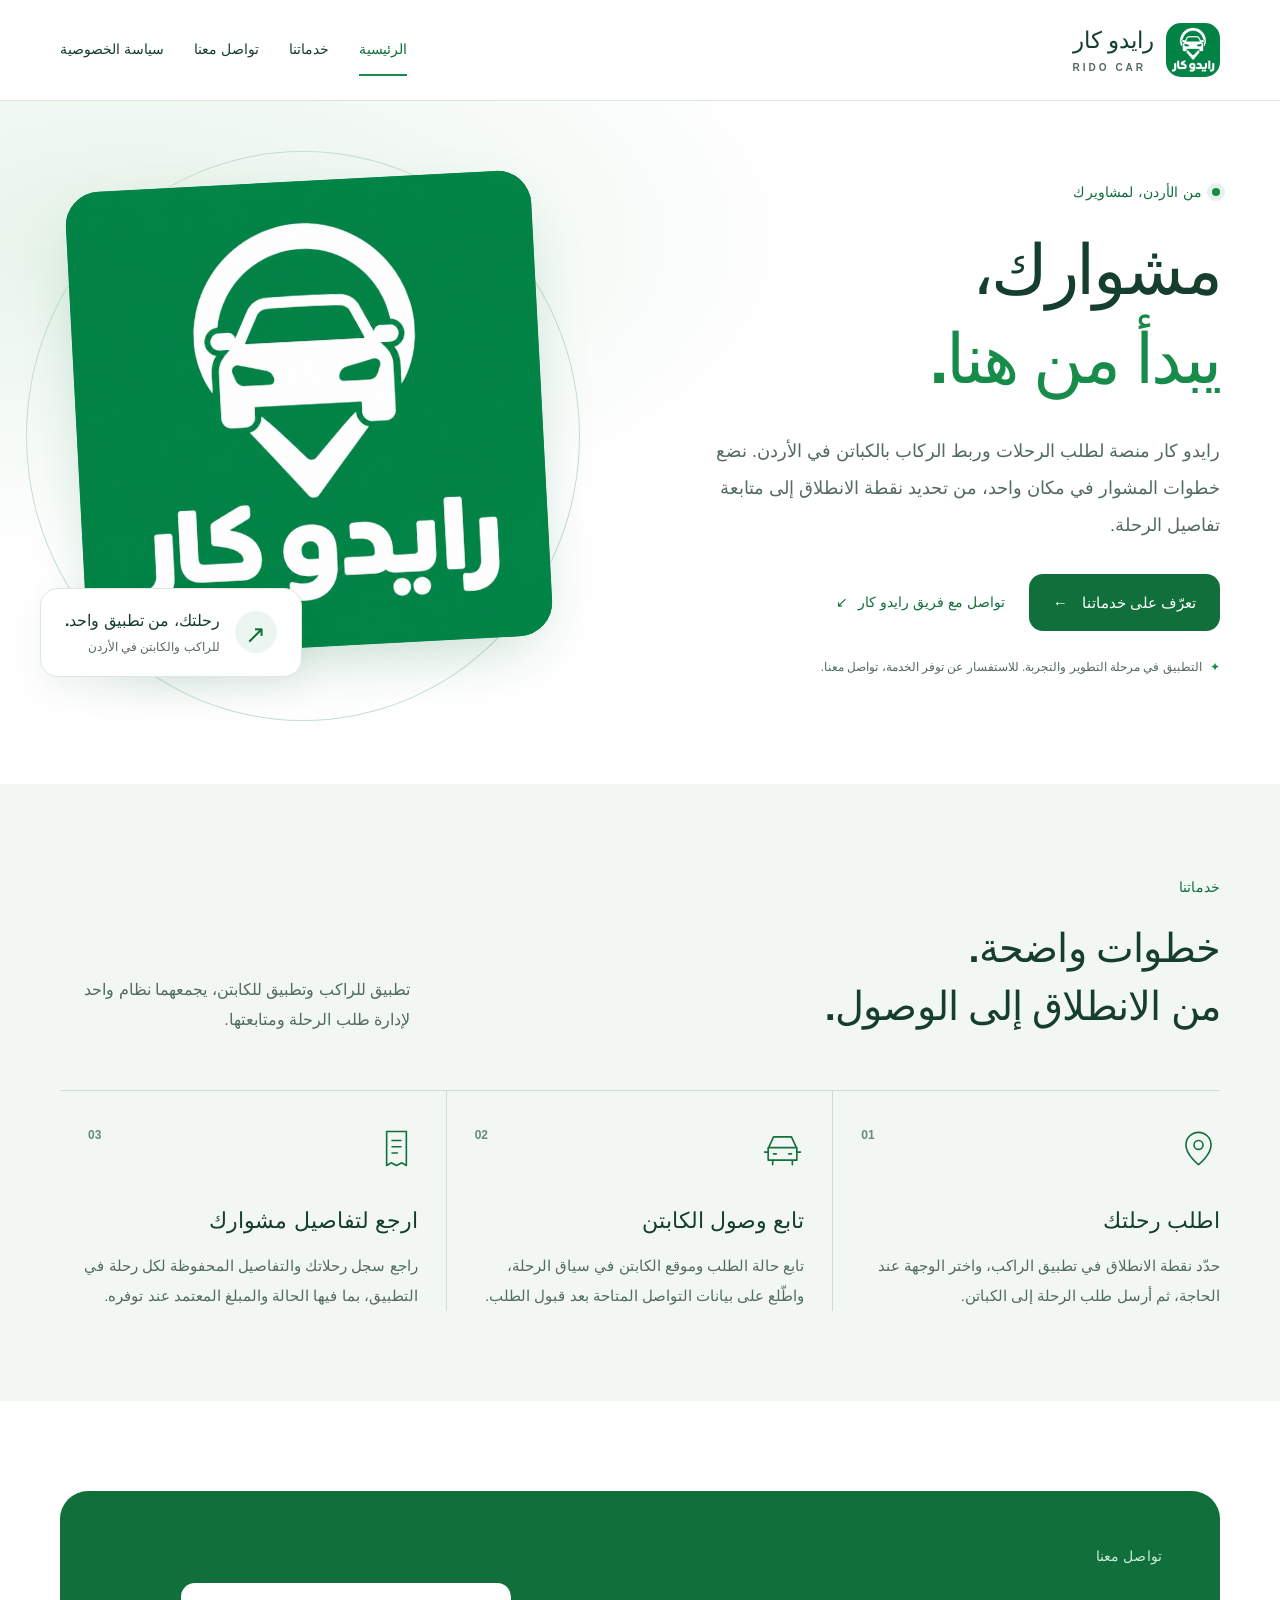
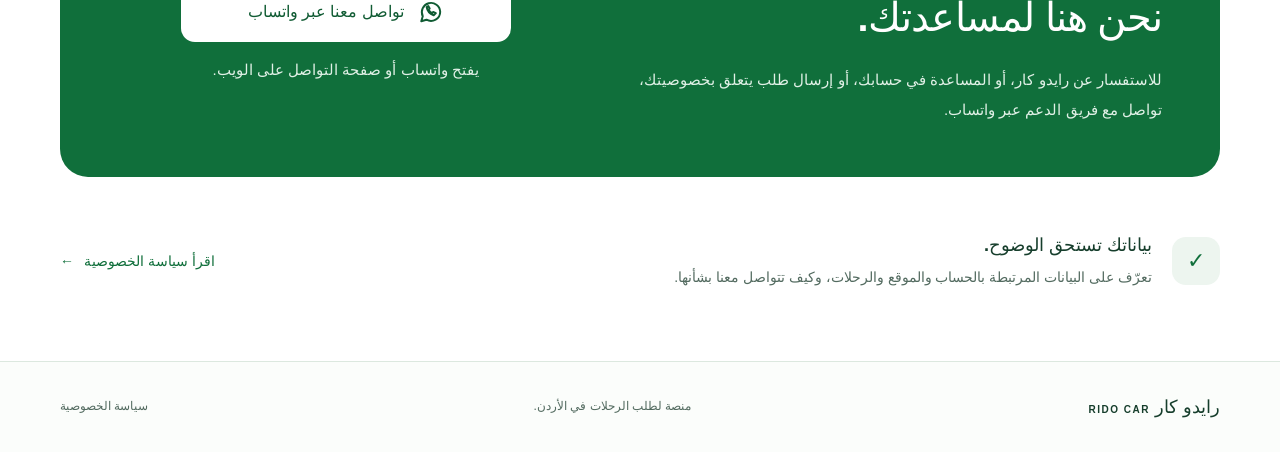
<file: site/index.html>
<!doctype html>
<html lang="ar" dir="rtl">
<head>
  <meta charset="utf-8">
  <meta name="viewport" content="width=device-width, initial-scale=1">
  <meta name="theme-color" content="#168b4a">
  <meta name="referrer" content="no-referrer">
  <meta http-equiv="Content-Security-Policy" content="default-src 'self'; script-src 'none'; style-src 'self'; img-src 'self'; object-src 'none'; base-uri 'none'; form-action 'none'; upgrade-insecure-requests">
  <meta name="description" content="رايدو كار RIDO CAR منصة لطلب الرحلات وربط الركاب بالكباتن في الأردن. تعرّف على الخدمة وتواصل مع الدعم واقرأ سياسة الخصوصية.">
  <meta property="og:type" content="website">
  <meta property="og:locale" content="ar_JO">
  <meta property="og:title" content="رايدو كار | RIDO CAR">
  <meta property="og:description" content="منصة لطلب الرحلات وربط الركاب بالكباتن في الأردن.">
  <title>رايدو كار | RIDO CAR — منصة رحلات في الأردن</title>
  <link rel="icon" type="image/png" href="assets/rido-logo.png">
  <link rel="apple-touch-icon" href="assets/rido-logo.png">
  <link rel="stylesheet" href="styles.css">
  <link rel="canonical" href="https://ahmad3lawneh.github.io/rido-car-website/">
  <meta property="og:url" content="https://ahmad3lawneh.github.io/rido-car-website/">
  <meta property="og:image" content="https://ahmad3lawneh.github.io/rido-car-website/assets/rido-logo.png">
</head>
<body>
  <a class="skip-link" href="#main">انتقل إلى المحتوى</a>
  <header class="site-header">
    <div class="container header-inner">
      <a class="brand" href="./" aria-label="رايدو كار — الرئيسية">
        <img src="assets/rido-logo.png" width="52" height="52" alt="شعار رايدو كار">
        <span>رايدو كار<small lang="en" dir="ltr">RIDO CAR</small></span>
      </a>
      <nav aria-label="القائمة الرئيسية">
        <a href="#home" aria-current="page">الرئيسية</a>
        <a href="#services">خدماتنا</a>
        <a href="#contact">تواصل معنا</a>
        <a href="privacy.html">سياسة الخصوصية</a>
      </nav>
    </div>
  </header>

  <main id="main">
    <section class="hero section" id="home" aria-labelledby="hero-title">
      <div class="container hero-grid">
        <div class="hero-content">
          <p class="eyebrow"><span class="status-dot" aria-hidden="true"></span> من الأردن، لمشاويرك</p>
          <h1 id="hero-title">مشوارك،<br><span>يبدأ من هنا.</span></h1>
          <p class="hero-description">رايدو كار منصة لطلب الرحلات وربط الركاب بالكباتن في الأردن. نضع خطوات المشوار في مكان واحد، من تحديد نقطة الانطلاق إلى متابعة تفاصيل الرحلة.</p>
          <div class="hero-actions">
            <a class="button button-primary" href="#services">تعرّف على خدماتنا <span aria-hidden="true">←</span></a>
            <a class="text-link" href="#contact">تواصل مع فريق رايدو كار <span aria-hidden="true">↙</span></a>
          </div>
          <p class="availability"><span aria-hidden="true">✦</span> التطبيق في مرحلة التطوير والتجربة. للاستفسار عن توفر الخدمة، تواصل معنا.</p>
        </div>
        <div class="hero-visual">
          <div class="logo-poster">
            <img src="assets/rido-logo.png" alt="رايدو كار — الشعار الرسمي" width="512" height="512" fetchpriority="high">
          </div>
          <div class="poster-caption"><span class="caption-icon" aria-hidden="true">↗</span><p>رحلتك، من تطبيق واحد.<small>للراكب والكابتن في الأردن</small></p></div>
          <span class="visual-ring" aria-hidden="true"></span>
        </div>
      </div>
    </section>

    <section class="service-section section" id="services" aria-labelledby="services-title">
      <div class="container">
        <div class="section-heading">
          <div><p class="eyebrow">خدماتنا</p><h2 id="services-title">خطوات واضحة.<br>من الانطلاق إلى الوصول.</h2></div>
          <p>تطبيق للراكب وتطبيق للكابتن، يجمعهما نظام واحد لإدارة طلب الرحلة ومتابعتها.</p>
        </div>
        <div class="services-grid">
          <article class="service-item">
            <span class="service-number" aria-hidden="true">01</span>
            <svg class="service-icon" aria-hidden="true" viewBox="0 0 48 48"><path d="M38 20c0 11-14 22-14 22S10 31 10 20a14 14 0 1 1 28 0Z"/><circle cx="24" cy="20" r="5"/></svg>
            <h3>اطلب رحلتك</h3><p>حدّد نقطة الانطلاق في تطبيق الراكب، واختر الوجهة عند الحاجة، ثم أرسل طلب الرحلة إلى الكباتن.</p>
          </article>
          <article class="service-item">
            <span class="service-number" aria-hidden="true">02</span>
            <svg class="service-icon" aria-hidden="true" viewBox="0 0 48 48"><path d="m9 22 5-11h20l5 11M8 23h32v14H8zM13 37v5m22-5v5M8 28H4m36 0h4"/><path d="M14 30h3m14 0h3"/></svg>
            <h3>تابع وصول الكابتن</h3><p>تابع حالة الطلب وموقع الكابتن في سياق الرحلة، واطّلع على بيانات التواصل المتاحة بعد قبول الطلب.</p>
          </article>
          <article class="service-item">
            <span class="service-number" aria-hidden="true">03</span>
            <svg class="service-icon" aria-hidden="true" viewBox="0 0 48 48"><path d="M13 5h22v38l-5-3-6 3-6-3-5 3V5Z"/><path d="M19 15h10m-10 7h10m-10 7h6"/></svg>
            <h3>ارجع لتفاصيل مشوارك</h3><p>راجع سجل رحلاتك والتفاصيل المحفوظة لكل رحلة في التطبيق، بما فيها الحالة والمبلغ المعتمد عند توفره.</p>
          </article>
        </div>
      </div>
    </section>

    <section class="contact-section section" id="contact" aria-labelledby="contact-title">
      <div class="container contact-panel">
        <div><p class="eyebrow">تواصل معنا</p><h2 id="contact-title">نحن هنا لمساعدتك.</h2><p>للاستفسار عن رايدو كار، أو المساعدة في حسابك، أو إرسال طلب يتعلق بخصوصيتك، تواصل مع فريق الدعم عبر واتساب.</p></div>
        <div class="contact-action">
          <a class="button button-light" href="https://wa.me/962782630529" target="_blank" rel="noopener noreferrer">
            <svg viewBox="0 0 24 24" aria-hidden="true"><path d="M20.5 11.7a8.5 8.5 0 0 1-12.7 7.4L3 20.5l1.4-4.6a8.5 8.5 0 1 1 16.1-4.2Z"/><path d="M8 7.5c.6 4 2.8 6.2 6.5 7.5l2-2-2.5-1-1 1c-1.5-.7-2.6-1.8-3.2-3.2l1-1L9.5 6.5 8 7.5Z"/></svg>
            تواصل معنا عبر واتساب
          </a>
          <p>يفتح واتساب أو صفحة التواصل على الويب.</p>
        </div>
      </div>
    </section>

    <section class="privacy-note container" aria-label="معلومات الخصوصية">
      <span class="privacy-symbol" aria-hidden="true">✓</span>
      <div><h2>بياناتك تستحق الوضوح.</h2><p>تعرّف على البيانات المرتبطة بالحساب والموقع والرحلات، وكيف تتواصل معنا بشأنها.</p></div>
      <a class="text-link" href="privacy.html">اقرأ سياسة الخصوصية <span aria-hidden="true">←</span></a>
    </section>
  </main>

  <footer class="site-footer"><div class="container footer-inner">
    <a class="footer-name" href="./">رايدو كار <span lang="en" dir="ltr">RIDO CAR</span></a>
    <p>منصة لطلب الرحلات في الأردن.</p>
    <a href="privacy.html">سياسة الخصوصية</a>
  </div></footer>
</body>
</html>
</file>
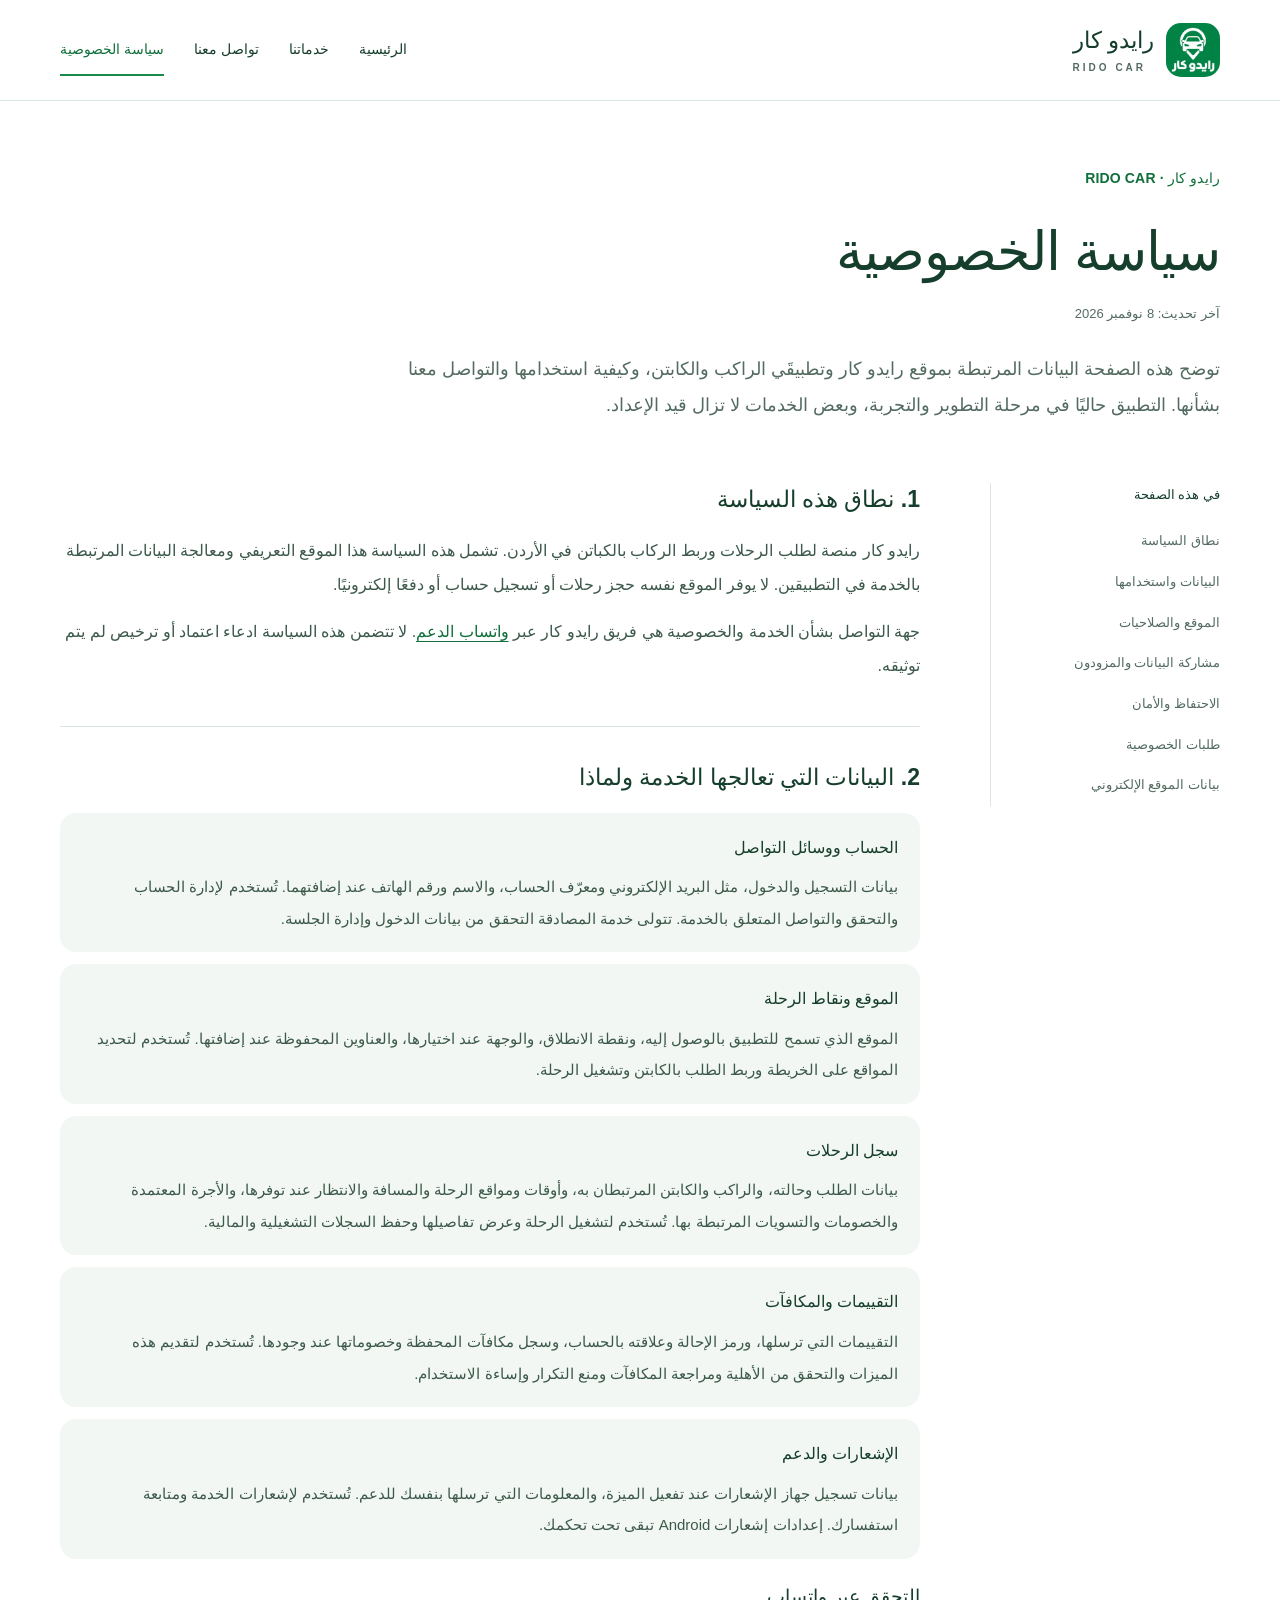
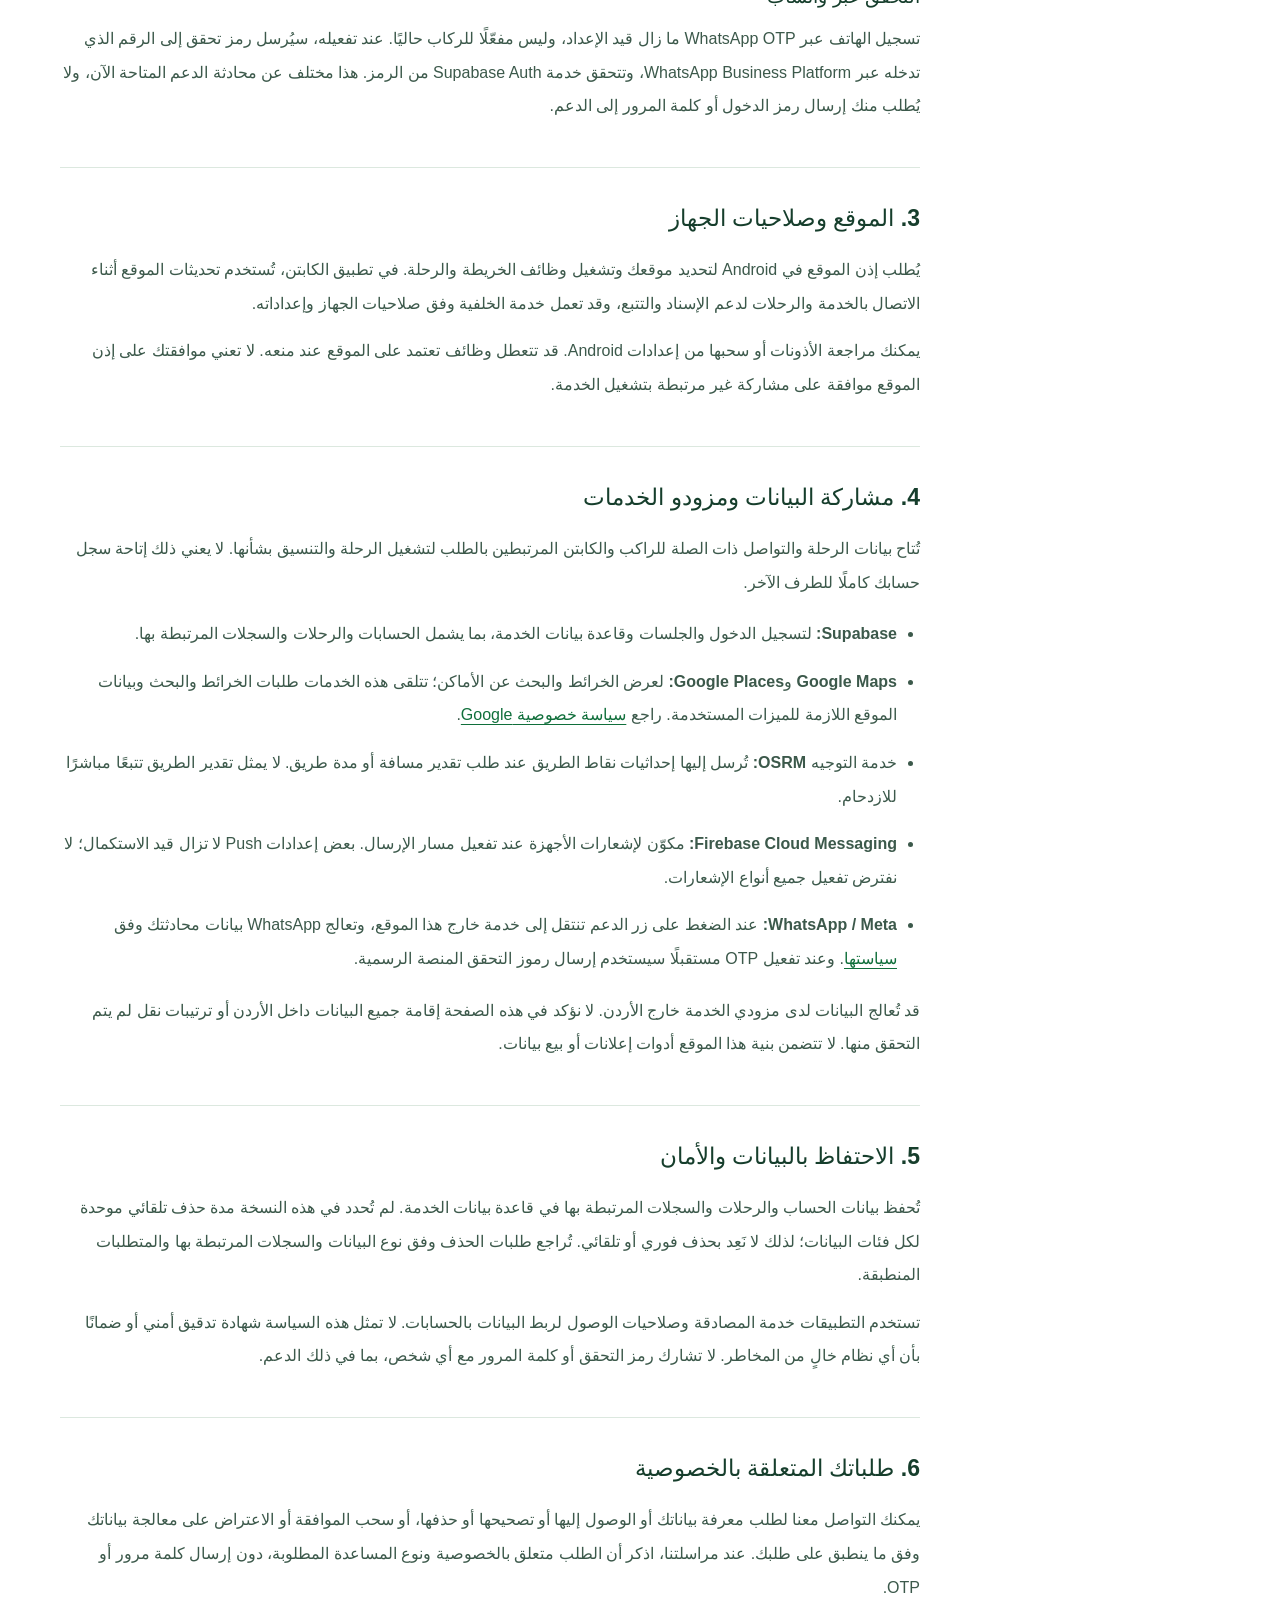
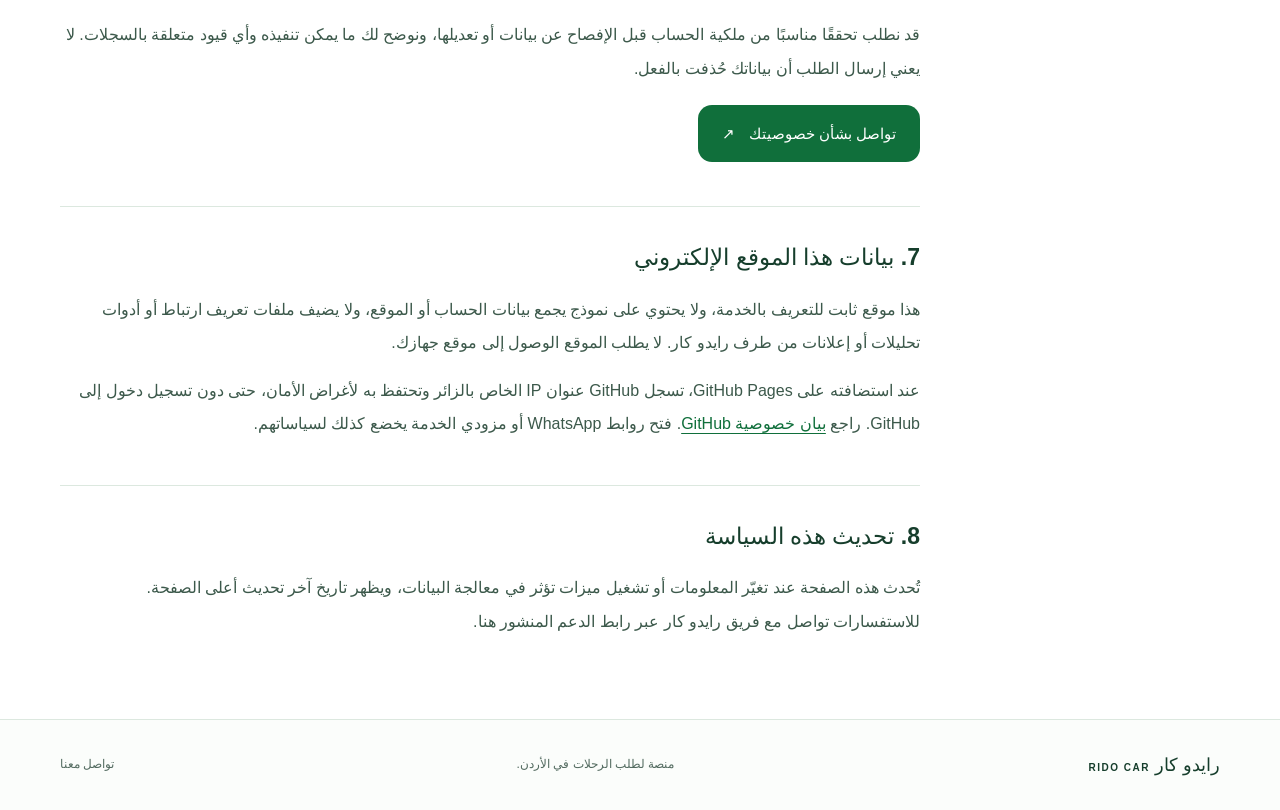
<file: site/privacy.html>
<!doctype html>
<html lang="ar" dir="rtl">
<head>
  <meta charset="utf-8">
  <meta name="viewport" content="width=device-width, initial-scale=1">
  <meta name="theme-color" content="#168b4a">
  <meta name="referrer" content="no-referrer">
  <meta http-equiv="Content-Security-Policy" content="default-src 'self'; script-src 'none'; style-src 'self'; img-src 'self'; object-src 'none'; base-uri 'none'; form-action 'none'; upgrade-insecure-requests">
  <meta name="description" content="سياسة خصوصية رايدو كار RIDO CAR: بيانات الحساب والهاتف والموقع والرحلات، مزودو الخدمات، وطلبات الخصوصية عبر الدعم.">
  <title>سياسة الخصوصية | رايدو كار RIDO CAR</title>
  <link rel="icon" type="image/png" href="assets/rido-logo.png">
  <link rel="stylesheet" href="styles.css">
  <link rel="canonical" href="https://ahmad3lawneh.github.io/rido-car-website/privacy.html">
  <meta property="og:url" content="https://ahmad3lawneh.github.io/rido-car-website/privacy.html">
  <meta property="og:image" content="https://ahmad3lawneh.github.io/rido-car-website/assets/rido-logo.png">
</head>
<body>
  <a class="skip-link" href="#main">انتقل إلى المحتوى</a>
  <header class="site-header"><div class="container header-inner">
    <a class="brand" href="./" aria-label="رايدو كار — الرئيسية"><img src="assets/rido-logo.png" width="52" height="52" alt="شعار رايدو كار"><span>رايدو كار<small lang="en" dir="ltr">RIDO CAR</small></span></a>
    <nav aria-label="القائمة الرئيسية"><a href="./#home">الرئيسية</a><a href="./#services">خدماتنا</a><a href="./#contact">تواصل معنا</a><a href="privacy.html" aria-current="page">سياسة الخصوصية</a></nav>
  </div></header>
  <main id="main" class="privacy-main container">
    <div class="privacy-heading"><p class="eyebrow">رايدو كار · RIDO CAR</p><h1>سياسة الخصوصية</h1><p class="policy-date">آخر تحديث: <time datetime="2026-11-08">8 نوفمبر 2026</time></p><p class="policy-intro">توضح هذه الصفحة البيانات المرتبطة بموقع رايدو كار وتطبيقَي الراكب والكابتن، وكيفية استخدامها والتواصل معنا بشأنها. التطبيق حاليًا في مرحلة التطوير والتجربة، وبعض الخدمات لا تزال قيد الإعداد.</p></div>
    <div class="policy-layout">
      <aside class="policy-nav" aria-label="محتويات السياسة"><p>في هذه الصفحة</p><a href="#scope">نطاق السياسة</a><a href="#data">البيانات واستخدامها</a><a href="#location">الموقع والصلاحيات</a><a href="#providers">مشاركة البيانات والمزودون</a><a href="#retention">الاحتفاظ والأمان</a><a href="#rights">طلبات الخصوصية</a><a href="#website">بيانات الموقع الإلكتروني</a></aside>
      <div class="policy-content">
        <section id="scope"><h2>1. نطاق هذه السياسة</h2><p>رايدو كار منصة لطلب الرحلات وربط الركاب بالكباتن في الأردن. تشمل هذه السياسة هذا الموقع التعريفي ومعالجة البيانات المرتبطة بالخدمة في التطبيقين. لا يوفر الموقع نفسه حجز رحلات أو تسجيل حساب أو دفعًا إلكترونيًا.</p><p>جهة التواصل بشأن الخدمة والخصوصية هي فريق رايدو كار عبر <a href="https://wa.me/962782630529" target="_blank" rel="noopener noreferrer">واتساب الدعم</a>. لا تتضمن هذه السياسة ادعاء اعتماد أو ترخيص لم يتم توثيقه.</p></section>
        <section id="data"><h2>2. البيانات التي تعالجها الخدمة ولماذا</h2>
          <dl class="data-list">
            <div><dt>الحساب ووسائل التواصل</dt><dd>بيانات التسجيل والدخول، مثل البريد الإلكتروني ومعرّف الحساب، والاسم ورقم الهاتف عند إضافتهما. تُستخدم لإدارة الحساب والتحقق والتواصل المتعلق بالخدمة. تتولى خدمة المصادقة التحقق من بيانات الدخول وإدارة الجلسة.</dd></div>
            <div><dt>الموقع ونقاط الرحلة</dt><dd>الموقع الذي تسمح للتطبيق بالوصول إليه، ونقطة الانطلاق، والوجهة عند اختيارها، والعناوين المحفوظة عند إضافتها. تُستخدم لتحديد المواقع على الخريطة وربط الطلب بالكابتن وتشغيل الرحلة.</dd></div>
            <div><dt>سجل الرحلات</dt><dd>بيانات الطلب وحالته، والراكب والكابتن المرتبطان به، وأوقات ومواقع الرحلة والمسافة والانتظار عند توفرها، والأجرة المعتمدة والخصومات والتسويات المرتبطة بها. تُستخدم لتشغيل الرحلة وعرض تفاصيلها وحفظ السجلات التشغيلية والمالية.</dd></div>
            <div><dt>التقييمات والمكافآت</dt><dd>التقييمات التي ترسلها، ورمز الإحالة وعلاقته بالحساب، وسجل مكافآت المحفظة وخصوماتها عند وجودها. تُستخدم لتقديم هذه الميزات والتحقق من الأهلية ومراجعة المكافآت ومنع التكرار وإساءة الاستخدام.</dd></div>
            <div><dt>الإشعارات والدعم</dt><dd>بيانات تسجيل جهاز الإشعارات عند تفعيل الميزة، والمعلومات التي ترسلها بنفسك للدعم. تُستخدم لإشعارات الخدمة ومتابعة استفسارك. إعدادات إشعارات Android تبقى تحت تحكمك.</dd></div>
          </dl>
          <h3>التحقق عبر واتساب</h3><p>تسجيل الهاتف عبر WhatsApp OTP ما زال قيد الإعداد، وليس مفعّلًا للركاب حاليًا. عند تفعيله، سيُرسل رمز تحقق إلى الرقم الذي تدخله عبر WhatsApp Business Platform، وتتحقق خدمة Supabase Auth من الرمز. هذا مختلف عن محادثة الدعم المتاحة الآن، ولا يُطلب منك إرسال رمز الدخول أو كلمة المرور إلى الدعم.</p>
        </section>
        <section id="location"><h2>3. الموقع وصلاحيات الجهاز</h2><p>يُطلب إذن الموقع في Android لتحديد موقعك وتشغيل وظائف الخريطة والرحلة. في تطبيق الكابتن، تُستخدم تحديثات الموقع أثناء الاتصال بالخدمة والرحلات لدعم الإسناد والتتبع، وقد تعمل خدمة الخلفية وفق صلاحيات الجهاز وإعداداته.</p><p>يمكنك مراجعة الأذونات أو سحبها من إعدادات Android. قد تتعطل وظائف تعتمد على الموقع عند منعه. لا تعني موافقتك على إذن الموقع موافقة على مشاركة غير مرتبطة بتشغيل الخدمة.</p></section>
        <section id="providers"><h2>4. مشاركة البيانات ومزودو الخدمات</h2><p>تُتاح بيانات الرحلة والتواصل ذات الصلة للراكب والكابتن المرتبطين بالطلب لتشغيل الرحلة والتنسيق بشأنها. لا يعني ذلك إتاحة سجل حسابك كاملًا للطرف الآخر.</p>
          <ul>
            <li><strong>Supabase:</strong> لتسجيل الدخول والجلسات وقاعدة بيانات الخدمة، بما يشمل الحسابات والرحلات والسجلات المرتبطة بها.</li>
            <li><strong>Google Maps وGoogle Places:</strong> لعرض الخرائط والبحث عن الأماكن؛ تتلقى هذه الخدمات طلبات الخرائط والبحث وبيانات الموقع اللازمة للميزات المستخدمة. راجع <a href="https://policies.google.com/privacy" target="_blank" rel="noopener noreferrer">سياسة خصوصية Google</a>.</li>
            <li><strong>خدمة التوجيه OSRM:</strong> تُرسل إليها إحداثيات نقاط الطريق عند طلب تقدير مسافة أو مدة طريق. لا يمثل تقدير الطريق تتبعًا مباشرًا للازدحام.</li>
            <li><strong>Firebase Cloud Messaging:</strong> مكوّن لإشعارات الأجهزة عند تفعيل مسار الإرسال. بعض إعدادات Push لا تزال قيد الاستكمال؛ لا نفترض تفعيل جميع أنواع الإشعارات.</li>
            <li><strong>WhatsApp / Meta:</strong> عند الضغط على زر الدعم تنتقل إلى خدمة خارج هذا الموقع، وتعالج WhatsApp بيانات محادثتك وفق <a href="https://www.whatsapp.com/legal/privacy-policy" target="_blank" rel="noopener noreferrer">سياستها</a>. وعند تفعيل OTP مستقبلًا سيستخدم إرسال رموز التحقق المنصة الرسمية.</li>
          </ul>
          <p>قد تُعالج البيانات لدى مزودي الخدمة خارج الأردن. لا نؤكد في هذه الصفحة إقامة جميع البيانات داخل الأردن أو ترتيبات نقل لم يتم التحقق منها. لا تتضمن بنية هذا الموقع أدوات إعلانات أو بيع بيانات.</p>
        </section>
        <section id="retention"><h2>5. الاحتفاظ بالبيانات والأمان</h2><p>تُحفظ بيانات الحساب والرحلات والسجلات المرتبطة بها في قاعدة بيانات الخدمة. لم تُحدد في هذه النسخة مدة حذف تلقائي موحدة لكل فئات البيانات؛ لذلك لا نَعِد بحذف فوري أو تلقائي. تُراجع طلبات الحذف وفق نوع البيانات والسجلات المرتبطة بها والمتطلبات المنطبقة.</p><p>تستخدم التطبيقات خدمة المصادقة وصلاحيات الوصول لربط البيانات بالحسابات. لا تمثل هذه السياسة شهادة تدقيق أمني أو ضمانًا بأن أي نظام خالٍ من المخاطر. لا تشارك رمز التحقق أو كلمة المرور مع أي شخص، بما في ذلك الدعم.</p></section>
        <section id="rights"><h2>6. طلباتك المتعلقة بالخصوصية</h2><p>يمكنك التواصل معنا لطلب معرفة بياناتك أو الوصول إليها أو تصحيحها أو حذفها، أو سحب الموافقة أو الاعتراض على معالجة بياناتك وفق ما ينطبق على طلبك. عند مراسلتنا، اذكر أن الطلب متعلق بالخصوصية ونوع المساعدة المطلوبة، دون إرسال كلمة مرور أو OTP.</p><p>قد نطلب تحققًا مناسبًا من ملكية الحساب قبل الإفصاح عن بيانات أو تعديلها، ونوضح لك ما يمكن تنفيذه وأي قيود متعلقة بالسجلات. لا يعني إرسال الطلب أن بياناتك حُذفت بالفعل.</p><a class="button button-primary" href="https://wa.me/962782630529" target="_blank" rel="noopener noreferrer">تواصل بشأن خصوصيتك <span aria-hidden="true">↗</span></a></section>
        <section id="website"><h2>7. بيانات هذا الموقع الإلكتروني</h2><p>هذا موقع ثابت للتعريف بالخدمة، ولا يحتوي على نموذج يجمع بيانات الحساب أو الموقع، ولا يضيف ملفات تعريف ارتباط أو أدوات تحليلات أو إعلانات من طرف رايدو كار. لا يطلب الموقع الوصول إلى موقع جهازك.</p><p>عند استضافته على GitHub Pages، تسجل GitHub عنوان IP الخاص بالزائر وتحتفظ به لأغراض الأمان، حتى دون تسجيل دخول إلى GitHub. راجع <a href="https://docs.github.com/en/site-policy/privacy-policies/github-general-privacy-statement" target="_blank" rel="noopener noreferrer">بيان خصوصية GitHub</a>. فتح روابط WhatsApp أو مزودي الخدمة يخضع كذلك لسياساتهم.</p></section>
        <section id="changes"><h2>8. تحديث هذه السياسة</h2><p>تُحدث هذه الصفحة عند تغيّر المعلومات أو تشغيل ميزات تؤثر في معالجة البيانات، ويظهر تاريخ آخر تحديث أعلى الصفحة. للاستفسارات تواصل مع فريق رايدو كار عبر رابط الدعم المنشور هنا.</p></section>
      </div>
    </div>
  </main>
  <footer class="site-footer"><div class="container footer-inner"><a class="footer-name" href="./">رايدو كار <span lang="en" dir="ltr">RIDO CAR</span></a><p>منصة لطلب الرحلات في الأردن.</p><a href="./#contact">تواصل معنا</a></div></footer>
</body>
</html>
</file>
<file: site/styles.css>
:root{--green:#168b4a;--action:#106f3b;--ink:#163e2c;--muted:#536b60;--line:#dce8df;--pale:#f2f7f3;--white:#fff;--radius:28px;color-scheme:light;font-family:"Segoe UI",Tahoma,Arial,sans-serif;font-synthesis:none;line-height:1.9;color:var(--ink);background:var(--white)}
*{box-sizing:border-box}html{scroll-behavior:smooth;scroll-padding-top:112px}body{margin:0}a{color:inherit;text-decoration:none}img{display:block;max-width:100%;height:auto}button,a{-webkit-tap-highlight-color:transparent}a:focus-visible{outline:3px solid #e4ae2f;outline-offset:6px;border-radius:5px}::selection{background:#c8ebd6}h1,h2,h3,p{margin:0}h1,h2,h3{line-height:1.45}svg{fill:none;stroke:currentColor;stroke-width:1.8;stroke-linecap:round;stroke-linejoin:round}section[id]{scroll-margin-top:28px}.container{width:min(1160px,calc(100% - 80px));margin-inline:auto}.section{padding-block:90px}.skip-link{position:fixed;z-index:100;top:-120px;inset-inline-start:20px;background:var(--ink);color:white;padding:12px 20px}.skip-link:focus{top:12px}.site-header{position:sticky;top:0;z-index:10;background:rgba(255,255,255,.97);border-bottom:1px solid var(--line)}.header-inner{display:flex;align-items:center;justify-content:space-between;gap:30px;min-height:100px}.brand{display:flex;align-items:center;gap:12px;font-weight:800;font-size:23px;line-height:1.3;flex-shrink:0}.brand img{width:54px;height:54px;border-radius:15px}.brand small{display:block;font-size:10px;letter-spacing:3px;font-weight:600;color:var(--muted);margin-top:5px}.site-header nav{display:flex;gap:30px;align-items:center;font-size:14px;font-weight:600}.site-header nav a{padding-block:12px;min-height:48px;border-bottom:2px solid transparent}.site-header nav a:hover,.site-header nav a[aria-current]{color:var(--action);border-color:var(--green)}.hero{padding-top:78px;padding-bottom:105px;overflow:hidden;background:radial-gradient(ellipse at 10% 20%,#e6f3e9 0,transparent 43%)}.hero-grid{display:grid;grid-template-columns:1.2fr 1fr;gap:100px;align-items:center}.eyebrow{font-size:14px;font-weight:700;color:var(--action);letter-spacing:.15px;margin-bottom:20px;display:flex;align-items:center;gap:10px}.status-dot{width:8px;height:8px;border-radius:50%;background:var(--green);box-shadow:0 0 0 5px #e5f1e9}.hero h1{font-size:clamp(48px,5.4vw,76px);letter-spacing:-2.5px;font-weight:800;line-height:1.3;margin-bottom:28px}.hero h1 span{color:var(--green)}.hero-description{font-size:18px;line-height:2.05;color:var(--muted);max-width:530px}.hero-actions{display:flex;gap:24px;align-items:center;flex-wrap:wrap;margin-top:30px}.button{display:inline-flex;align-items:center;justify-content:center;gap:14px;padding:15px 24px;border-radius:14px;min-height:56px;font-size:15px;font-weight:700;line-height:1.8;transition:background .18s,transform .18s}.button:hover{transform:translateY(-2px)}.button-primary{background:var(--action);color:var(--white)}.button-primary:hover{background:#09552c}.text-link{font-size:14px;font-weight:700;color:var(--action);display:inline-flex;align-items:center;gap:10px;min-height:48px}.text-link:hover{text-decoration:underline;text-underline-offset:6px}.availability{font-size:12px;line-height:1.9;color:var(--muted);margin-top:25px;max-width:440px}.availability span{color:var(--green);margin-inline-end:5px}.hero-visual{position:relative;isolation:isolate;padding:0 0 30px 16px}.logo-poster{border-radius:34px;overflow:hidden;box-shadow:0 24px 70px -25px #106f3b55;transform:rotate(-3deg);background:#008347}.logo-poster img{width:100%;aspect-ratio:1;object-fit:contain}.poster-caption{position:absolute;bottom:0;inset-inline-end:-20px;background:#fff;display:flex;align-items:center;gap:15px;padding:17px 24px;border:1px solid var(--line);box-shadow:0 14px 35px #163e2c10;border-radius:18px;font-weight:700;font-size:16px}.poster-caption small{display:block;color:var(--muted);font-weight:400;font-size:12px}.caption-icon{width:42px;height:42px;background:#eaf6ee;border-radius:50%;display:grid;place-items:center;color:var(--action);font-size:25px}.visual-ring{position:absolute;z-index:-1;width:115%;height:115%;border:1px solid #c5dece;border-radius:50%;top:-6%;inset-inline-start:-8%}.service-section{background:var(--pale)}.section-heading{display:flex;align-items:end;justify-content:space-between;gap:50px;margin-bottom:55px}.section-heading h2,.contact-panel h2{font-size:clamp(29px,3.1vw,43px);font-weight:750;letter-spacing:-.8px}.section-heading>p{color:var(--muted);max-width:350px;font-size:16px}.services-grid{display:grid;grid-template-columns:repeat(3,1fr);gap:0;border-top:1px solid #cbded1}.service-item{position:relative;padding:36px 28px 0;border-inline-start:1px solid #cbded1}.service-item:first-child{border-inline-start:0;padding-inline-start:0}.service-item:last-child{padding-inline-end:0}.service-number{position:absolute;inset-inline-end:28px;top:33px;color:#698976;font-size:12px;font-weight:600}.service-icon{width:43px;height:43px;color:var(--action);margin-bottom:24px}.service-item h3{font-size:22px;margin-bottom:14px}.service-item p{font-size:15px;color:var(--muted);line-height:2}.contact-section{padding-bottom:55px}.contact-panel{padding:52px 58px;background:var(--action);border-radius:var(--radius);color:#fff;display:grid;grid-template-columns:1.15fr 1fr;gap:65px;align-items:center;position:relative;overflow:hidden}.contact-panel .eyebrow{color:#c9edda}.contact-panel h2{margin-bottom:18px}.contact-panel>div>p:last-child{max-width:540px;color:#e0f0e6;font-size:15px;line-height:2}.contact-action{text-align:center}.button-light{background:#fff;color:#105b33;width:100%;max-width:330px;font-size:16px}.button-light:hover{background:#eff9f2}.button-light svg{width:26px;height:26px;flex-shrink:0}.contact-action p{font-size:12px;margin-top:13px;color:#deefe4}.privacy-note{display:flex;align-items:center;gap:20px;padding-block:0 70px}.privacy-symbol{display:grid;place-items:center;width:48px;height:48px;flex-shrink:0;background:#edf5ef;border-radius:14px;color:var(--action);font-size:22px}.privacy-note h2{font-size:18px;margin-bottom:6px}.privacy-note p{font-size:14px;color:var(--muted)}.privacy-note .text-link{margin-inline-start:auto;flex-shrink:0}.site-footer{border-top:1px solid var(--line);padding-block:28px;background:#fbfdfb}.footer-inner{display:flex;gap:30px;align-items:center;justify-content:space-between;font-size:12px;color:var(--muted)}.footer-name{color:var(--ink);font-size:18px;font-weight:800}.footer-name span{font-size:10px;font-weight:600;margin-inline-start:12px;letter-spacing:1.5px}.site-footer a:hover{text-decoration:underline}.privacy-main{padding-block:64px 80px}.privacy-heading{max-width:850px;margin-bottom:60px}.privacy-heading h1{font-size:clamp(34px,4.5vw,54px);margin-bottom:12px;letter-spacing:-1px}.policy-date{font-size:13px;color:var(--muted);margin-bottom:24px}.policy-intro{font-size:18px;color:var(--muted);line-height:2}.policy-layout{display:grid;grid-template-columns:230px minmax(0,1fr);gap:70px;align-items:start}.policy-nav{position:sticky;top:132px;border-inline-end:1px solid var(--line);padding-inline-end:22px;font-size:13px}.policy-nav p{font-weight:700;color:var(--ink);margin-bottom:14px}.policy-nav a{display:block;color:var(--muted);padding-block:8px}.policy-nav a:hover{color:var(--action);text-decoration:underline}.policy-content{min-width:0;font-size:16px;line-height:2.1;color:#3c594b}.policy-content section+section{margin-top:44px;padding-top:34px;border-top:1px solid var(--line)}.policy-content h2{color:var(--ink);font-size:23px;margin-bottom:18px}.policy-content h3{color:var(--ink);font-size:19px;margin-top:24px;margin-bottom:12px}.policy-content p+p{margin-top:14px}.policy-content a:not(.button){color:var(--action);text-decoration:underline;text-underline-offset:4px;overflow-wrap:anywhere}.policy-content ul{padding-inline-start:23px;margin-block:18px}.policy-content li+li{margin-top:14px}.policy-content .button{margin-top:20px}.data-list{margin:0}.data-list>div{padding:18px 22px;border-radius:16px;background:var(--pale);margin-bottom:12px}.data-list dt{font-weight:700;color:var(--ink);margin-bottom:7px}.data-list dd{margin:0;font-size:15px}.data-list p{margin:0}
@media(min-width:1450px){.hero-grid{gap:130px}.hero{padding-block:100px 125px}}
@media(max-width:1000px){.hero-grid{gap:50px;grid-template-columns:1.1fr 1fr}.hero h1{font-size:60px}.hero-description{font-size:16px}.hero-actions{gap:14px}.contact-panel{gap:30px;padding:42px 35px}.policy-layout{gap:35px;grid-template-columns:190px minmax(0,1fr)}.site-header nav{gap:20px}.poster-caption{inset-inline-end:-5px;padding:13px 17px;font-size:14px}}
@media(max-width:760px){html{scroll-padding-top:130px}.container{width:calc(100% - 40px)}.header-inner{flex-direction:column;gap:7px;align-items:stretch;padding-block:15px 5px}.brand{align-self:center;font-size:21px}.brand img{width:44px;height:44px;border-radius:12px}.brand small{font-size:9px;margin-top:3px}.site-header nav{justify-content:center;gap:24px;font-size:12px;white-space:nowrap}.site-header nav a{padding-block:9px;min-height:43px}.section{padding-block:60px}.hero{padding-top:46px;padding-bottom:62px}.hero-grid{grid-template-columns:1fr;gap:52px}.hero h1{font-size:56px;letter-spacing:-1.8px;line-height:1.28}.hero-content{max-width:550px}.hero-description{font-size:16px;line-height:2}.hero-visual{width:min(340px,calc(100% - 30px));margin-inline:auto}.poster-caption{inset-inline-end:-15px}.hero-actions{margin-top:24px;gap:14px 20px}.hero-actions .button{padding-inline:19px;font-size:14px}.availability{font-size:11px;margin-top:20px}.eyebrow{margin-bottom:15px;font-size:12px}.section-heading{display:block;margin-bottom:34px}.section-heading h2{font-size:33px}.section-heading>p{margin-top:19px;max-width:500px;font-size:15px}.services-grid{grid-template-columns:1fr}.service-item,.service-item:first-child,.service-item:last-child{padding:28px 0;border-inline-start:0;border-bottom:1px solid #cbded1}.service-item:last-child{border-bottom:0;padding-bottom:0}.service-number{inset-inline-end:0;top:29px}.service-icon{width:36px;height:36px;margin-bottom:16px}.service-item h3{font-size:21px;margin-bottom:10px}.service-item p{font-size:15px}.contact-section{padding-bottom:35px}.contact-panel{grid-template-columns:1fr;gap:28px;padding:32px 25px;border-radius:24px}.contact-panel h2{font-size:29px}.contact-panel>div>p:last-child{font-size:14px}.contact-action{text-align:start}.button-light{max-width:none;font-size:14px;padding:14px 15px}.contact-action p{text-align:center}.privacy-note{flex-wrap:wrap;gap:14px;padding-block:0 42px}.privacy-note>div{flex:1;min-width:210px}.privacy-note h2{font-size:17px}.privacy-note p{font-size:13px}.privacy-note .text-link{margin-inline-start:62px;font-size:13px}.footer-inner{gap:15px;flex-wrap:wrap;font-size:11px}.footer-name{width:100%;font-size:17px}.privacy-main{padding-block:40px 50px}.privacy-heading{margin-bottom:30px}.privacy-heading h1{font-size:36px}.policy-intro{font-size:16px}.policy-layout{display:block}.policy-nav{position:static;border-inline-end:0;border-block:1px solid var(--line);padding-block:18px;margin-bottom:32px;display:flex;gap:2px 20px;flex-wrap:wrap}.policy-nav p{width:100%;margin-bottom:6px}.policy-nav a{padding-block:4px;font-size:12px}.policy-content{font-size:15px}.policy-content h2{font-size:21px}.data-list>div{padding:16px}.data-list dd{font-size:14px}}
@media(max-width:360px){.site-header nav{gap:15px;font-size:11px}.hero h1{font-size:48px}.hero-actions .text-link{font-size:12px}.container{width:calc(100% - 32px)}.privacy-note>div{min-width:180px}.button-light{font-size:13px}.policy-content h2{font-size:20px}}
@media(prefers-reduced-motion:reduce){html{scroll-behavior:auto}.button{transition:none}.button:hover{transform:none}}
</file>
